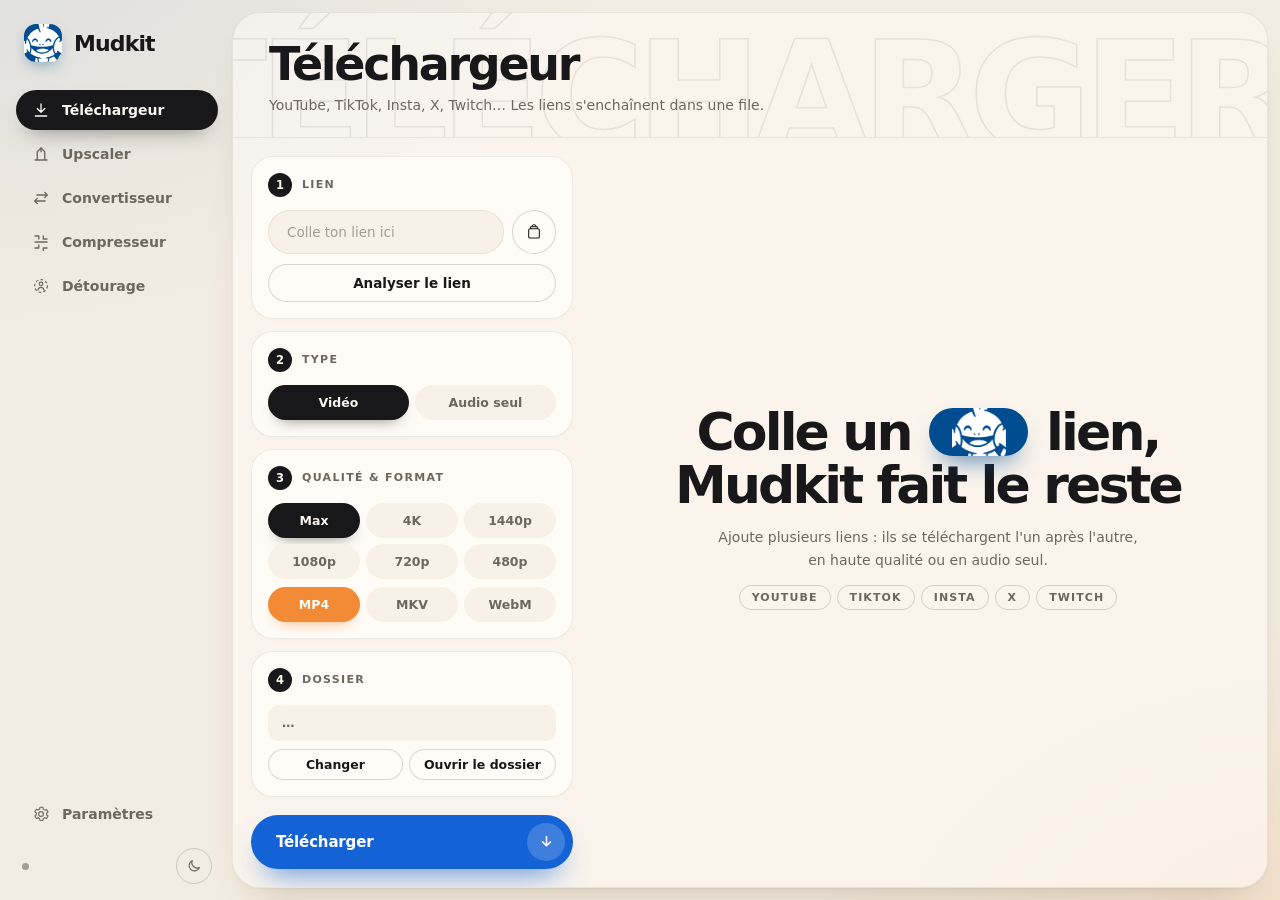
<file: mudkit/ui/index.html>
<!DOCTYPE html>
<html lang="fr">
<head>
<meta charset="utf-8">
<meta name="viewport" content="width=device-width, initial-scale=1">
<title>Mudkit</title>
<!-- theme applique AVANT le premier affichage (sinon flash clair en mode
     sombre) : app.js le garde dans le stockage de la page -->
<script>try { var t = localStorage.getItem("mudkit.theme"); if (t) document.documentElement.dataset.theme = t; } catch (e) {}</script>
<link rel="stylesheet" href="style.css">
</head>
<body>

<div class="app">

  <!-- ===================== rail de navigation ===================== -->
  <aside class="rail">
    <div class="brand">
      <img class="brand-mark" src="brand.png" alt="">
      <span class="brand-name">Mudkit</span>
    </div>

    <nav class="nav">
      <button class="nav-item active" data-page="dl">
        <svg viewBox="0 0 24 24"><path d="M12 4v11m0 0 5-5m-5 5-5-5M4.5 20h15"
          fill="none" stroke="currentColor" stroke-width="1.8"
          stroke-linecap="round" stroke-linejoin="round"/></svg>
        Téléchargeur
      </button>
      <button class="nav-item" data-page="up">
        <svg viewBox="0 0 24 24"><path d="M4 20h16M7 20V9l5-5 5 5v11"
          fill="none" stroke="currentColor" stroke-width="1.8"
          stroke-linecap="round" stroke-linejoin="round"/>
          <path d="M12 4v5" fill="none" stroke="currentColor" stroke-width="1.8"
          stroke-linecap="round"/></svg>
        Upscaler
      </button>
      <button class="nav-item" data-page="cv">
        <svg viewBox="0 0 24 24"><path d="M20 8H6.5M17 4.5 20.5 8 17 11.5M4 16h13.5M7 12.5 3.5 16 7 19.5"
          fill="none" stroke="currentColor" stroke-width="1.8"
          stroke-linecap="round" stroke-linejoin="round"/></svg>
        Convertisseur
      </button>
      <button class="nav-item" data-page="cp">
        <svg viewBox="0 0 24 24"><path d="M9 8V4H4m11 0v4h5M9 16v4H4m11 4v-4h5M4 12h16"
          fill="none" stroke="currentColor" stroke-width="1.8"
          stroke-linecap="round" stroke-linejoin="round"/></svg>
        Compresseur
      </button>
      <button class="nav-item" data-page="bg">
        <svg viewBox="0 0 24 24">
          <circle cx="12" cy="12" r="8.5" fill="none" stroke="currentColor"
            stroke-width="1.6" stroke-dasharray="3.4 3"/>
          <path d="M12 11.5a2.4 2.4 0 1 0 0-4.8 2.4 2.4 0 0 0 0 4.8Zm-4 6c.6-2.4 2-3.6 4-3.6s3.4 1.2 4 3.6"
            fill="none" stroke="currentColor" stroke-width="1.6"
            stroke-linecap="round"/></svg>
        Détourage
      </button>
      <div class="nav-spacer"></div>
      <button class="nav-item" data-page="set">
        <svg viewBox="0 0 24 24"><path d="M12 15.2a3.2 3.2 0 1 0 0-6.4 3.2 3.2 0 0 0 0 6.4Zm7.5-3.2a7.6 7.6 0 0 0-.1-1.2l2-1.5-2-3.4-2.3 1a7.5 7.5 0 0 0-2.1-1.2L14.6 3h-4l-.4 2.5a7.5 7.5 0 0 0-2.1 1.2l-2.3-1-2 3.4 2 1.5a7.6 7.6 0 0 0 0 2.4l-2 1.5 2 3.4 2.3-1a7.5 7.5 0 0 0 2.1 1.2l.4 2.5h4l.4-2.5a7.5 7.5 0 0 0 2.1-1.2l2.3 1 2-3.4-2-1.5c.1-.4.1-.8.1-1.2Z"
          fill="none" stroke="currentColor" stroke-width="1.5"
          stroke-linejoin="round"/></svg>
        Paramètres
      </button>
    </nav>

    <div class="rail-foot">
      <span id="net-dot" class="dot"></span>
      <span id="app-ver"></span>
      <button id="upd-pill" class="upd-pill hidden"
              title="Une nouvelle version de Mudkit est disponible">Mise à jour</button>
      <button id="theme-toggle" class="theme-btn" title="Thème clair / sombre">
        <svg class="ic-sun" viewBox="0 0 24 24"><circle cx="12" cy="12" r="4"
          fill="none" stroke="currentColor" stroke-width="1.8"/>
          <path d="M12 2.5v2.2M12 19.3v2.2M2.5 12h2.2M19.3 12h2.2M5.3 5.3l1.5 1.5M17.2 17.2l1.5 1.5M5.3 18.7l1.5-1.5M17.2 6.8l1.5-1.5"
          fill="none" stroke="currentColor" stroke-width="1.8" stroke-linecap="round"/></svg>
        <svg class="ic-moon" viewBox="0 0 24 24"><path d="M20 14.5A8 8 0 0 1 9.5 4a8 8 0 1 0 10.5 10.5Z"
          fill="none" stroke="currentColor" stroke-width="1.8" stroke-linejoin="round"/></svg>
      </button>
    </div>
  </aside>

  <!-- ===================== pages ===================== -->
  <main class="content">

    <!-- ~~~~~~~~~~~ COMPRESSEUR ~~~~~~~~~~~ -->
    <section id="page-cp" class="page">
      <div class="page-head" data-wm="COMPRESSER">
        <div>
          <h1>Compresseur</h1>
          <p>Fais tenir une vidéo ou une image sous une taille donnée. Parfait pour Discord.</p>
        </div>
      </div>
      <div class="page-body">

        <aside class="controls">
          <div class="step">
            <div class="step-head"><span class="step-num">1</span>
              <span class="step-title">Vidéos &amp; images</span></div>
            <div id="cp-drop" class="dropzone">
              <strong>Dépose vidéos ou images</strong>
              <span>ou clique pour choisir tes fichiers</span>
            </div>
          </div>

          <div class="step">
            <div class="step-head"><span class="step-num">2</span>
              <span class="step-title">Taille cible</span></div>
            <div class="pills two" id="cp-targets">
              <button data-v="10" title="Limite d'envoi de Discord sans Nitro">Discord · 10 Mo</button>
              <button data-v="16" title="Limite d'une vidéo envoyée dans WhatsApp">WhatsApp · 16 Mo</button>
              <button data-v="25" class="on" title="Limite d'une pièce jointe Gmail">E-mail · 25 Mo</button>
              <button data-v="50">50 Mo</button>
            </div>
            <div class="mo-row">
              <input id="cp-custom" type="number" min="0.1" step="0.1"
                     max="4000" placeholder="autre…">
              <span>Mo</span>
            </div>
            <p class="hint">Vidéos : encodage 2 passes, définition réduite si
              la cible est serrée. Images : qualité ajustée automatiquement
              (WebP si transparence, sinon JPEG).</p>
          </div>

          <div class="cta-block">
            <button id="btn-cp" class="btn cta wide"><span>Compresser</span><span class="cta-ico"><svg viewBox="0 0 24 24"><path d="M7 17 17 7M9 7h8v8" fill="none" stroke="currentColor" stroke-width="2.2" stroke-linecap="round" stroke-linejoin="round"/></svg></span></button>
            <button id="btn-cp-cancel" class="btn wide hidden">Annuler</button>
          </div>
        </aside>

        <div class="work">
          <div id="cp-empty" class="placeholder">
            <div class="hero-title">Allège
              <span class="hero-pill"><svg viewBox="0 0 24 24"><path d="M9 8V4H4m11 0v4h5M9 16v4H4m11 4v-4h5M4 12h16"
                fill="none" stroke="currentColor" stroke-width="2.2"
                stroke-linecap="round" stroke-linejoin="round"/></svg></span>
              tes fichiers</div>
            <span class="hero-sub">Choisis une taille cible : Mudkit se débrouille
              pour finir juste en dessous. Ctrl+V colle des fichiers copiés.</span>
            <div class="hero-chips"><span>Discord</span><span>2 passes</span><span>Images</span></div>
          </div>
          <div id="cp-files" class="frows"></div>
          <div id="cp-done" class="done-block hidden">
            <span class="ok-mark">✓</span>
            <div class="done-meta">
              <strong id="cp-done-txt"></strong>
              <span>Les vidéos compressées sont à côté des originales</span>
            </div>
          </div>
        </div>

      </div>
    </section>

    <!-- ~~~~~~~~~~~ DETOURAGE ~~~~~~~~~~~ -->
    <section id="page-bg" class="page">
      <div class="page-head" data-wm="DÉTOURER">
        <div>
          <h1>Détourage</h1>
          <p>Supprime l'arrière-plan par IA, en local. PNG transparent, couleurs des bords corrigées.</p>
        </div>
      </div>
      <div class="page-body">

        <aside class="controls">
          <div class="step">
            <div class="step-head"><span class="step-num">1</span>
              <span class="step-title">Images</span></div>
            <div id="bg-drop" class="dropzone">
              <strong>Dépose tes images</strong>
              <span>ou clique, ou colle avec Ctrl+V</span>
            </div>
            <div id="bg-files" class="fchips"></div>
          </div>

          <div class="step">
            <div class="step-head"><span class="step-num">2</span>
              <span class="step-title">Sujet</span></div>
            <div class="models" id="bg-models">
              <button class="model on" data-v="hair">
                <span class="mname">Personnes &amp; animaux</span>
                <span class="mdesc">cheveux, poils, flou : les bords les plus fins<span class="msize" data-size="930 Mo"></span></span>
              </button>
              <button class="model" data-v="best">
                <span class="mname">Objets &amp; scènes</span>
                <span class="mdesc">produits, voitures, plusieurs objets : contours nets<span class="msize" data-size="930 Mo"></span></span>
              </button>
              <button class="model" data-v="hd">
                <span class="mname">Haute définition</span>
                <span class="mdesc">grandes photos, détails très fins, 4 fois plus lent<span class="msize" data-size="1 Go"></span></span>
              </button>
              <button class="model" data-v="fast">
                <span class="mname">Rapide</span>
                <span class="mdesc">léger, qualité correcte<span class="msize" data-size="180 Mo"></span></span>
              </button>
            </div>
            <label class="check-row">
              <input type="checkbox" id="bg-crop">
              <span class="box"></span>
              Recadrer au sujet
            </label>
            <label class="check-row hidden" id="bg-gpu-row">
              <input type="checkbox" id="bg-gpu">
              <span class="box"></span>
              <span id="bg-gpu-label">Carte graphique</span>
            </label>
          </div>

          <div class="cta-block">
            <button id="btn-bg" class="btn cta wide"><span>Détourer</span><span class="cta-ico"><svg viewBox="0 0 24 24"><path d="M7 17 17 7M9 7h8v8" fill="none" stroke="currentColor" stroke-width="2.2" stroke-linecap="round" stroke-linejoin="round"/></svg></span></button>
            <button id="btn-bg-cancel" class="btn wide hidden">Annuler</button>
          </div>
        </aside>

        <div class="work stagewrap">
          <div id="bg-stage" class="stage">
            <div id="bg-empty" class="placeholder">
              <div class="hero-title">Détoure
                <span class="hero-pill"><svg viewBox="0 0 24 24">
                  <circle cx="12" cy="12" r="8.5" fill="none" stroke="currentColor"
                    stroke-width="2" stroke-dasharray="3.4 3"/>
                  <path d="M12 11.5a2.4 2.4 0 1 0 0-4.8 2.4 2.4 0 0 0 0 4.8Zm-4 6c.6-2.4 2-3.6 4-3.6s3.4 1.2 4 3.6"
                    fill="none" stroke="currentColor" stroke-width="2"
                    stroke-linecap="round"/></svg></span>
                en un clic</div>
              <span class="hero-sub">Le résultat s'affiche ici sur damier (la
                transparence), avec un comparateur avant / après.</span>
              <div class="hero-chips"><span>100 % local</span><span>PNG transparent</span><span>BiRefNet</span></div>
            </div>
            <img id="bg-preview" class="stage-img hidden" alt="">
            <div id="bg-cmp" class="cmp hidden">
              <img id="bg-cmp-after" class="cmp-img" alt="">
              <div class="cmp-before-wrap" id="bg-before-wrap">
                <img id="bg-cmp-before" class="cmp-img" alt="">
              </div>
              <div class="cmp-divider">
                <div class="cmp-handle">
                  <svg viewBox="0 0 24 24"><path d="M9 7 4 12l5 5M15 7l5 5-5 5"
                    fill="none" stroke="currentColor" stroke-width="2"
                    stroke-linecap="round" stroke-linejoin="round"/></svg>
                </div>
              </div>
              <span class="cmp-tag left">Avant</span>
              <span class="cmp-tag right">Après</span>
            </div>
          </div>
          <div id="bg-stagebar" class="stagebar hidden">
            <span id="bg-stage-name"></span>
            <span id="bg-stage-info"></span>
          </div>
        </div>

      </div>
    </section>

    <!-- ~~~~~~~~~~~ PARAMETRES ~~~~~~~~~~~ -->
    <section id="page-set" class="page">
      <div class="page-head" data-wm="RÉGLAGES">
        <div>
          <h1>Paramètres</h1>
          <p>Version, moteurs embarqués et diagnostic.</p>
        </div>
      </div>
      <div class="page-body">
        <div class="home-col">

          <div class="panel">
            <div class="panel-title">Mudkit</div>
            <div class="engine">
              <div class="eng-info">
                <span class="eng-name">Version <span id="upd-cur"></span></span>
                <span class="eng-desc" id="upd-desc">…</span>
              </div>
              <div class="eng-state" id="upd-state"></div>
            </div>
            <div id="upd-notes" class="upd-notes hidden"></div>
          </div>

          <div class="panel">
            <div class="panel-title">Cookies</div>
            <div class="engine">
              <div class="eng-info">
                <span class="eng-name">Sites qui demandent d'être connecté</span>
                <span class="eng-desc">Instagram, vidéos +18, contenus réservés aux membres. Choisis le navigateur où tu es connecté au site : Mudkit y lit les cookies. Firefox est le plus fiable.</span>
              </div>
            </div>
            <div class="pills grid3" id="cookie-browser">
              <button data-v="">Aucun</button>
              <button data-v="firefox">Firefox</button>
              <button data-v="chrome">Chrome</button>
              <button data-v="edge">Edge</button>
              <button data-v="brave">Brave</button>
              <button data-v="opera">Opera</button>
            </div>
            <p class="hint" id="cookie-file-hint"></p>
          </div>

          <div class="panel">
            <div class="panel-title">Moteurs embarqués</div>
            <div class="engine" id="eng-ffmpeg">
              <div class="eng-info">
                <span class="eng-name">ffmpeg</span>
                <span class="eng-desc">fusion &amp; conversion audio/vidéo</span>
              </div>
              <div class="eng-state">…</div>
            </div>
            <div class="engine" id="eng-realesrgan">
              <div class="eng-info">
                <span class="eng-name">Real-ESRGAN</span>
                <span class="eng-desc">moteur d'upscale (GPU / Vulkan)</span>
              </div>
              <div class="eng-state">…</div>
            </div>
            <div class="engine" id="eng-upscayl">
              <div class="eng-info">
                <span class="eng-name">Modèles Upscayl</span>
                <span class="eng-desc">5 modèles d'upscale supplémentaires (~110 Mo)</span>
              </div>
              <div class="eng-state">…</div>
            </div>
            <div class="engine" id="eng-ytdlp">
              <div class="eng-info">
                <span class="eng-name">yt-dlp</span>
                <span class="eng-desc">téléchargement YouTube, mis à jour tout seul chaque jour</span>
              </div>
              <div class="eng-state">…</div>
            </div>
          </div>

          <div class="panel">
            <div class="panel-title">Diagnostic</div>
            <div class="engine">
              <div class="eng-info">
                <span class="eng-name">Rapport d'erreur</span>
                <span class="eng-desc">Un souci ? Copie le rapport et colle-le
                  dans ton message : il contient le journal d'activité.</span>
              </div>
              <div class="eng-state">
                <button id="btn-report" class="btn sm">Copier le rapport</button>
                <button id="btn-logs" class="btn sm">Ouvrir le journal</button>
              </div>
            </div>
          </div>

        </div>
      </div>
    </section>

    <!-- ~~~~~~~~~~~ TELECHARGEUR ~~~~~~~~~~~ -->
    <section id="page-dl" class="page active">
      <div class="page-head" data-wm="TÉLÉCHARGER">
        <div>
          <h1>Téléchargeur</h1>
          <p>YouTube, TikTok, Insta, X, Twitch… Les liens s'enchaînent dans une file.</p>
        </div>
      </div>
      <div class="page-body">

        <aside class="controls">
          <div class="step">
            <div class="step-head"><span class="step-num">1</span>
              <span class="step-title">Lien</span></div>
            <div class="url-row">
              <input id="dl-url" type="text" spellcheck="false"
                     placeholder="Colle ton lien ici">
              <button id="btn-paste" class="btn icon" title="Coller">
                <svg viewBox="0 0 24 24"><path d="M9 4h6m-7 3h8a1.5 1.5 0 0 0 1.5-1.5v0A1.5 1.5 0 0 0 16 4h-1a3 3 0 0 0-6 0H8a1.5 1.5 0 0 0-1.5 1.5v0A1.5 1.5 0 0 0 8 7Zm-2 0H6a2 2 0 0 0-2 2v10a2 2 0 0 0 2 2h12a2 2 0 0 0 2-2V9a2 2 0 0 0-2-2h0"
                  fill="none" stroke="currentColor" stroke-width="1.6"
                  stroke-linecap="round"/></svg>
              </button>
            </div>
            <button id="btn-analyze" class="btn wide">Analyser le lien</button>
            <label id="dl-playlist-row" class="check-row hidden">
              <input type="checkbox" id="dl-playlist">
              <span class="box"></span>
              <span id="dl-playlist-label">Toute la playlist</span>
            </label>
          </div>

          <div class="step">
            <div class="step-head"><span class="step-num">2</span>
              <span class="step-title">Type</span></div>
            <div class="pills two" id="seg-mode">
              <button data-v="video" class="on">Vidéo</button>
              <button data-v="audio">Audio seul</button>
            </div>
          </div>

          <div class="step" id="dl-video-opts">
            <div class="step-head"><span class="step-num">3</span>
              <span class="step-title">Qualité &amp; format</span></div>
            <div class="pills grid3" id="pills-quality">
              <button data-v="max" class="on">Max</button>
              <button data-v="2160">4K</button>
              <button data-v="1440">1440p</button>
              <button data-v="1080">1080p</button>
              <button data-v="720">720p</button>
              <button data-v="480">480p</button>
            </div>
            <div class="pills grid3 alt" id="pills-vformat" style="margin-top:8px">
              <button data-v="mp4" class="on">MP4</button>
              <button data-v="mkv">MKV</button>
              <button data-v="webm">WebM</button>
            </div>
          </div>

          <div class="step hidden" id="dl-audio-opts">
            <div class="step-head"><span class="step-num">3</span>
              <span class="step-title">Format audio</span></div>
            <div class="pills grid3 alt" id="pills-aformat">
              <button data-v="mp3" class="on">MP3</button>
              <button data-v="m4a">M4A</button>
              <button data-v="opus">OPUS</button>
              <button data-v="flac">FLAC</button>
              <button data-v="wav">WAV</button>
            </div>
          </div>

          <div class="step">
            <div class="step-head"><span class="step-num">4</span>
              <span class="step-title">Dossier</span></div>
            <div class="dest-row">
              <span id="dl-dest" class="dest-path">…</span>
              <div class="dest-actions">
                <button id="btn-dest" class="btn sm">Changer</button>
                <button id="btn-dest-open" class="btn sm">Ouvrir le dossier</button>
              </div>
            </div>
          </div>

          <div class="cta-block">
            <button id="btn-dl" class="btn cta wide"><span>Télécharger</span><span class="cta-ico"><svg viewBox="0 0 24 24"><path d="M12 5v13m0 0 5.5-5.5M12 18l-5.5-5.5" fill="none" stroke="currentColor" stroke-width="2.2" stroke-linecap="round" stroke-linejoin="round"/></svg></span></button>
            <button id="btn-dl-cancel" class="btn wide hidden">
              Annuler le téléchargement en cours</button>
          </div>
        </aside>

        <div class="work">
          <div id="dl-empty" class="placeholder">
            <div class="hero-title">Colle un <span class="hero-pill mascot"></span>
              lien, Mudkit fait le reste</div>
            <span class="hero-sub">Ajoute plusieurs liens : ils se téléchargent
              l'un après l'autre, en haute qualité ou en audio seul.</span>
            <div class="hero-chips"><span>YouTube</span><span>TikTok</span><span>Insta</span><span>X</span><span>Twitch</span></div>
          </div>

          <div id="dl-media" class="media-card hidden">
            <img id="dl-thumb" alt="">
            <div id="dl-player" class="dl-player hidden"></div>
            <div class="media-meta">
              <div id="dl-title" class="media-title"></div>
              <div id="dl-channel" class="media-sub"></div>
              <span id="dl-badge" class="tag"></span>
            </div>
            <div id="dl-section" class="media-section hidden">
              <label class="check-row" style="margin-top:0">
                <input type="checkbox" id="dl-sec-on">
                <span class="box"></span>
                Télécharger seulement un passage
              </label>
              <div id="dl-sec-ui" class="sec-ui hidden">
                <div id="dl-sec-len" class="sec-len"></div>
                <div class="sec-help">Écoute l'aperçu, puis pose le début et la fin :
                  poignées sur la barre, boutons Début / Fin (touches I et O), ou tape les temps.
                  P écoute le passage en boucle.</div>
              </div>
            </div>
          </div>

          <div id="dl-queue" class="queue hidden">
            <div class="queue-head">
              <span class="step-title">File d'attente</span>
              <span class="queue-actions">
                <button id="btn-queue-open" class="btn sm">Ouvrir le dossier</button>
                <button id="btn-queue-clear" class="btn sm">Vider les terminés</button>
              </span>
            </div>
            <div id="dl-qitems" class="frows"></div>
          </div>

          <div id="dl-history" class="history hidden">
            <div class="queue-head">
              <span class="step-title">Historique</span>
              <span class="queue-actions">
                <button id="btn-hist-clear" class="btn sm">Tout effacer</button>
              </span>
            </div>
            <div id="dl-hitems" class="frows"></div>
            <button id="btn-hist-more" class="btn sm hist-more hidden">Afficher plus</button>
          </div>
        </div>

      </div>
    </section>

    <!-- ~~~~~~~~~~~ UPSCALER ~~~~~~~~~~~ -->
    <section id="page-up" class="page">
      <div class="page-head" data-wm="UPSCALE">
        <div>
          <h1>Upscaler</h1>
          <p>Agrandissement d'images par IA, en local sur ton GPU.</p>
        </div>
      </div>
      <div class="page-body">

        <aside class="controls">
          <div class="step">
            <div class="step-head"><span class="step-num">1</span>
              <span class="step-title">Images</span></div>
            <div id="up-drop" class="dropzone">
              <strong>Dépose tes images</strong>
              <span>ou clique pour choisir</span>
            </div>
            <div id="up-files" class="fchips"></div>
          </div>

          <div class="step">
            <div class="step-head"><span class="step-num">2</span>
              <span class="step-title">Modèle</span></div>
            <div id="up-pack-install" class="hidden">
              <button id="btn-pack" class="btn wide">
                Installer les modèles Upscayl (~110 Mo)</button>
            </div>
            <div id="up-models" class="models"></div>
          </div>

          <div class="step">
            <div class="step-head"><span class="step-num">3</span>
              <span class="step-title">Échelle &amp; sortie</span></div>
            <div class="pills grid3" id="pills-scale">
              <button data-v="2">x2</button>
              <button data-v="3">x3</button>
              <button data-v="4" class="on">x4</button>
            </div>
            <div class="pills grid3 alt" id="pills-upformat" style="margin-top:8px">
              <button data-v="png" class="on">PNG</button>
              <button data-v="jpg">JPG</button>
              <button data-v="webp">WebP</button>
            </div>
          </div>

          <div class="cta-block">
            <button id="btn-up" class="btn cta wide"><span>Agrandir</span><span class="cta-ico"><svg viewBox="0 0 24 24"><path d="M7 17 17 7M9 7h8v8" fill="none" stroke="currentColor" stroke-width="2.2" stroke-linecap="round" stroke-linejoin="round"/></svg></span></button>
            <button id="btn-up-cancel" class="btn wide hidden">Annuler</button>
          </div>
        </aside>

        <div class="work stagewrap">
          <div id="up-stage" class="stage">
            <div id="up-empty" class="placeholder">
              <div class="hero-title">Agrandis
                <span class="hero-pill"><svg viewBox="0 0 24 24"><path d="M4 20h16M7 20V9l5-5 5 5v11M12 4v5"
                  fill="none" stroke="currentColor" stroke-width="2.2"
                  stroke-linecap="round" stroke-linejoin="round"/></svg></span>
                tes images</div>
              <span class="hero-sub">L'aperçu s'affiche ici, avec un comparateur
                avant / après une fois l'image agrandie.</span>
              <div class="hero-chips"><span>x2 · x3 · x4</span><span>GPU</span><span>Upscayl</span></div>
            </div>
            <img id="up-preview" class="stage-img hidden" alt="">
            <div id="cmp" class="cmp hidden">
              <img id="cmp-after" class="cmp-img" alt="">
              <div class="cmp-before-wrap">
                <img id="cmp-before" class="cmp-img" alt="">
              </div>
              <div class="cmp-divider">
                <div class="cmp-handle">
                  <svg viewBox="0 0 24 24"><path d="M9 7 4 12l5 5M15 7l5 5-5 5"
                    fill="none" stroke="currentColor" stroke-width="2"
                    stroke-linecap="round" stroke-linejoin="round"/></svg>
                </div>
              </div>
              <span class="cmp-tag left">Avant</span>
              <span class="cmp-tag right">Après</span>
            </div>
          </div>
          <div id="up-stagebar" class="stagebar hidden">
            <span id="up-stage-name"></span>
            <span id="up-stage-dims"></span>
          </div>
        </div>

      </div>
    </section>

    <!-- ~~~~~~~~~~~ CONVERTISSEUR ~~~~~~~~~~~ -->
    <section id="page-cv" class="page">
      <div class="page-head" data-wm="CONVERTIR">
        <div>
          <h1>Convertisseur</h1>
          <p>Images, audio et vidéo, en lot.</p>
        </div>
      </div>
      <div class="page-body">

        <aside class="controls">
          <div class="step">
            <div class="step-head"><span class="step-num">1</span>
              <span class="step-title">Fichiers</span></div>
            <div id="cv-drop" class="dropzone">
              <strong>Dépose tes fichiers</strong>
              <span>ou clique. Un seul type à la fois.</span>
            </div>
          </div>

          <div class="step">
            <div class="step-head"><span class="step-num">2</span>
              <span class="step-title">Format de sortie
                <span id="cv-cat" class="tag hidden"></span></span></div>
            <div class="pills grid3" id="cv-targets">
              <span class="pills-empty">ajoute d'abord des fichiers</span>
            </div>
          </div>

          <div class="cta-block">
            <button id="btn-cv" class="btn cta wide"><span>Convertir</span><span class="cta-ico"><svg viewBox="0 0 24 24"><path d="M7 17 17 7M9 7h8v8" fill="none" stroke="currentColor" stroke-width="2.2" stroke-linecap="round" stroke-linejoin="round"/></svg></span></button>
            <button id="btn-cv-cancel" class="btn wide hidden">Annuler</button>
          </div>
        </aside>

        <div class="work">
          <div id="cv-empty" class="placeholder">
            <div class="hero-title">Change
              <span class="hero-pill"><svg viewBox="0 0 24 24"><path d="M20 8H6.5M17 4.5 20.5 8 17 11.5M4 16h13.5M7 12.5 3.5 16 7 19.5"
                fill="none" stroke="currentColor" stroke-width="2.2"
                stroke-linecap="round" stroke-linejoin="round"/></svg></span>
              de format</div>
            <span class="hero-sub">La file de conversion s'affiche ici, avec la
              progression de chaque fichier.</span>
            <div class="hero-chips"><span>Images</span><span>Audio</span><span>Vidéo</span><span>En lot</span></div>
          </div>
          <div id="cv-files" class="frows"></div>
          <div id="cv-done" class="done-block hidden">
            <span class="ok-mark">✓</span>
            <div class="done-meta">
              <strong id="cv-done-txt"></strong>
              <span>Les fichiers convertis sont à côté des originaux</span>
            </div>
          </div>
        </div>

      </div>
    </section>

  </main>
</div>

<div id="toasts"></div>

<script src="player.js"></script>
<script src="app.js"></script>
</body>
</html>
</file>
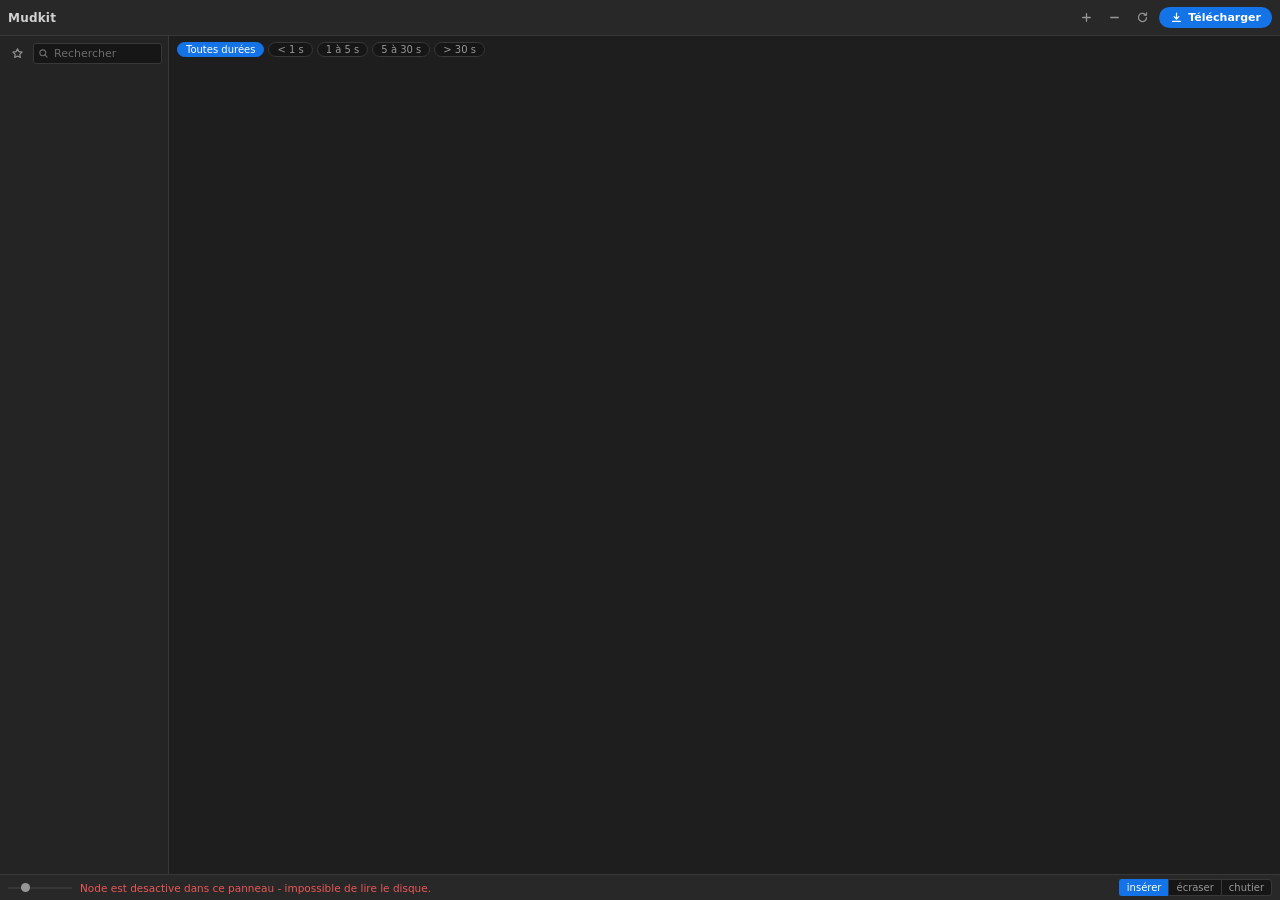
<file: premiere_ext/src/index.html>
<!DOCTYPE html>
<html lang="fr">
<head>
<meta charset="utf-8">
<title>Mudkit</title>
<style>
  /* Palette et typo entierement pilotees par panel.js depuis appSkinInfo :
     toute variable definie ici est une VALEUR DE SECOURS, remplacee au
     demarrage par la vraie couleur/police du theme Premiere. Ne pas ajouter
     de variable ici sans l'ajouter aussi dans setTheme() de panel.js. */
  :root {
    /* Replis indispensables : des noms de fichiers venus de YouTube/TikTok
       contiennent des emoji, du CJK ou de la ponctuation pleine chasse
       (U+FF1A deux-points, U+FF5C barre) qu'Adobe Clean et Segoe UI ne
       couvrent pas -> sinon carre vide sous la vignette. */
    --font:    "Adobe Clean", "Segoe UI", "Segoe UI Symbol", "Segoe UI Emoji",
               "Yu Gothic UI", "Malgun Gothic", "Microsoft YaHei UI",
               system-ui, sans-serif;
    --fs:      11px;
    --bg:      #1E1E1E;   /* fond du panneau           */
    --side:    #242424;   /* colonne de gauche         */
    --panel:   #282828;   /* barres haut / bas         */
    --row-h:   #303030;   /* survol de ligne           */
    --row-s:   #3A3A3A;   /* ligne selectionnee        */
    --line:    #383838;   /* filets                    */
    --input:   #161616;   /* champs, fond de vignette  */
    --text:    #D2D2D2;
    --dim:     #969696;
    --faint:   #6C6C6C;
    --accent:  #1473E6;
    --accent-h:#2B84EE;
    --green:   #3DA35D;
    --red:     #EB5757;
    --star:    #E5A32E;
    --tw: 116px;          /* largeur de vignette, pilotee par le slider */
  }
  * { margin:0; padding:0; box-sizing:border-box; }
  html, body { height:100%; }
  body {
    font-family:var(--font); font-size:var(--fs);
    color:var(--text); background:var(--bg);
    user-select:none; display:flex; flex-direction:column; overflow:hidden;
  }
  input[type=text] { user-select:text; }
  .hidden { display:none !important; }

  /* Toutes les icones sont des SVG inline en currentColor : aucun glyphe
     Unicode, donc plus de carres "tofu" quand la police ne le couvre pas. */
  svg.ic { width:13px; height:13px; display:block; flex:0 0 auto; }

  ::-webkit-scrollbar { width:11px; height:11px; }
  ::-webkit-scrollbar-track { background:transparent; }
  ::-webkit-scrollbar-thumb { background:var(--row-s); border-radius:6px; border:3px solid transparent; background-clip:content-box; }
  ::-webkit-scrollbar-thumb:hover { background:var(--dim); background-clip:content-box; }

  /* ------------------------------ barre titre --------------------------- */
  .titlebar {
    flex:0 0 auto; display:flex; align-items:center; gap:5px;
    padding:6px 8px; background:var(--panel); border-bottom:1px solid var(--line);
  }
  .titlebar .ttl { font-size:12px; font-weight:600; letter-spacing:.2px; }
  .titlebar .sp { flex:1; }

  .pill {
    display:flex; align-items:center; gap:5px;
    font:inherit; font-size:11px; font-weight:600; color:#FFF;
    background:var(--accent); border:0; border-radius:11px;
    padding:4px 11px; cursor:pointer;
  }
  .pill:hover { background:var(--accent-h); }
  /* bouton de mise a jour : vert, n'apparait que s'il y a quelque chose a faire */
  .pill.upd { background:var(--green); white-space:nowrap; }
  .pill.upd:hover { background:var(--green); filter:brightness(1.12); }
  .pill.upd:disabled { cursor:default; filter:none; opacity:.85; }

  .ghost {
    display:flex; align-items:center; justify-content:center;
    width:23px; height:23px; color:var(--dim);
    background:transparent; border:1px solid transparent; border-radius:3px;
    cursor:pointer;
  }
  .ghost:hover { color:var(--text); background:var(--row-h); border-color:var(--line); }
  .ghost.on { color:#FFF; background:var(--accent); border-color:var(--accent); }
  .ghost.star.on { color:var(--star); background:transparent; border-color:var(--line); }

  /* --------------------------------- corps ------------------------------ */
  .main { flex:1 1 auto; min-height:0; display:flex; }

  .side {
    flex:0 0 auto; width:168px; min-width:112px; max-width:60%;
    background:var(--side); display:flex; flex-direction:column; min-height:0;
  }
  .sidetop { flex:0 0 auto; display:flex; gap:4px; padding:6px 6px 7px; align-items:center; }

  .searchwrap { flex:1; min-width:0; position:relative; display:flex; align-items:center; }
  .searchwrap svg.ic { position:absolute; left:5px; color:var(--faint); pointer-events:none; width:11px; height:11px; }
  .search {
    width:100%; font:inherit; color:var(--text);
    background:var(--input); border:1px solid var(--line); border-radius:3px;
    padding:3px 6px 3px 20px; outline:none;
  }
  .search:focus { border-color:var(--accent); }
  .search::placeholder { color:var(--faint); }

  .tree { flex:1 1 auto; min-height:0; overflow:auto; padding-bottom:6px; }

  /* Lignes d'arbre sans filet de separation : c'est ce que fait Premiere
     dans le panneau Projet, seul le survol / la selection marque la ligne. */
  .node {
    display:flex; align-items:center; gap:4px; height:21px;
    padding-right:6px; cursor:pointer; white-space:nowrap;
  }
  .node:hover { background:var(--row-h); }
  .node.sel { background:var(--row-s); }
  .node.root { font-weight:600; }
  .node .tw {
    display:flex; align-items:center; justify-content:center;
    width:13px; height:13px; color:var(--faint);
    transition:transform .12s; flex:0 0 auto;
  }
  .node .tw.open { transform:rotate(90deg); }
  .node .tw.leaf { visibility:hidden; }
  .node .fic { color:var(--dim); display:flex; flex:0 0 auto; }
  .node.sel .fic, .node:hover .fic { color:var(--text); }
  .node .nm { flex:1; min-width:0; overflow:hidden; text-overflow:ellipsis; }
  .node .ct { flex:0 0 auto; font-size:9.5px; color:var(--faint); }
  .node.off { opacity:.5; }             /* dossier introuvable (disque debranche) */

  .split { flex:0 0 auto; width:1px; cursor:col-resize; background:var(--line); position:relative; }
  .split::after { content:""; position:absolute; left:-2px; right:-2px; top:0; bottom:0; }
  .split:hover { background:var(--accent); }

  .content { flex:1 1 auto; min-width:0; display:flex; flex-direction:column; }

  /* -------------------------------- grille ------------------------------ */
  /* Grille virtuelle (library.js) : les tuiles visibles seulement, placees
     en absolu dans .vbox, aussi haute que la grille entiere. Marges et
     ecarts geres en JS (PAD, GAP_X, GAP_Y). */
  #grid { flex:1 1 auto; min-height:0; overflow:auto; position:relative; }
  .vbox { position:relative; }
  .vbox .tile { position:absolute; }

  /* filtre par duree */
  .durbar { flex:0 0 auto; display:flex; flex-wrap:wrap; gap:4px; padding:6px 8px 2px; }
  .durbar button {
    font:inherit; font-size:10px; color:var(--dim); background:var(--input);
    border:1px solid var(--line); border-radius:10px; padding:1px 8px; cursor:pointer;
    white-space:nowrap;
  }
  .durbar button:hover { color:var(--text); }
  .durbar button.on { color:#FFF; background:var(--accent); border-color:var(--accent); }

  .tile { position:relative; cursor:grab; }
  .tile:active { cursor:grabbing; }
  .tile .th {
    position:relative; width:100%; padding-top:56.25%;
    background:var(--input) no-repeat center center; background-size:cover;
    border:1px solid var(--line); border-radius:2px; overflow:hidden;
  }
  .tile:hover .th { border-color:var(--dim); }
  .tile.sel .th { border-color:var(--accent); box-shadow:0 0 0 1px var(--accent); }
  .tile.playing .th { border-color:var(--green); box-shadow:0 0 0 1px var(--green); }
  .tile .glyph {
    position:absolute; left:0; right:0; top:0; bottom:0;
    display:flex; align-items:center; justify-content:center; color:#4E4E4E;
  }
  .tile .glyph svg.ic { width:22px; height:22px; }
  /* pointer-events:none -> le clic traverse jusqu'au visuel, dont on tire la
     position de lecture. Sinon cliquer sur la duree fausserait le calcul. */
  .tile .dur {
    position:absolute; right:3px; bottom:3px; font-size:9px; padding:0 3px;
    border-radius:2px; background:rgba(0,0,0,.78); color:#EEE; pointer-events:none;
  }
  .tile .pos {
    position:absolute; left:0; bottom:0; height:2px;
    background:var(--green); width:0; pointer-events:none;
  }
  .tile .th { cursor:pointer; }
  .tile .add {
    position:absolute; left:3px; top:3px; width:17px; height:17px;
    display:flex; align-items:center; justify-content:center;
    border-radius:2px; background:rgba(0,0,0,.65); color:#FFF;
    opacity:0; transition:opacity .12s;
  }
  .tile .add svg.ic { width:11px; height:11px; }
  .tile:hover .add { opacity:1; }
  .tile .add:hover { background:var(--accent); }

  .meta { display:flex; align-items:center; gap:4px; margin-top:3px; }
  .meta .badge { display:flex; flex:0 0 auto; }
  .meta .badge svg.ic { width:10px; height:10px; }
  .meta .badge.audio { color:#4FB477; }
  .meta .badge.video { color:#5B9BE8; }
  .meta .badge.image { color:#B07BD4; }
  .meta .badge.mogrt { color:#E5A32E; }
  .meta .nm {
    flex:1; min-width:0; font-size:10.5px; color:var(--dim);
    overflow:hidden; text-overflow:ellipsis; white-space:nowrap;
  }
  .tile.sel .meta .nm { color:var(--text); }
  .meta .fav { flex:0 0 auto; display:flex; color:#454545; cursor:pointer; }
  .meta .fav svg.ic { width:11px; height:11px; }
  .meta .fav:hover { color:var(--star); }
  .meta .fav.on { color:var(--star); }

  .empty {
    grid-column:1/-1; padding:30px 16px; text-align:center;
    color:var(--faint); font-size:11px; line-height:1.7;
  }
  .empty b { color:var(--text); }

  /* ------------------------------ barre bas ----------------------------- */
  .statusbar {
    flex:0 0 auto; display:flex; align-items:center; gap:8px;
    padding:4px 8px; border-top:1px solid var(--line); background:var(--panel);
    font-size:10px; color:var(--faint);
  }
  .statusbar input[type=range], .player input[type=range] {
    -webkit-appearance:none; height:12px; background:transparent; cursor:pointer;
  }
  .statusbar input[type=range]::-webkit-slider-runnable-track,
  .player input[type=range]::-webkit-slider-runnable-track {
    height:2px; background:var(--line); border-radius:1px;
  }
  .statusbar input[type=range]::-webkit-slider-thumb,
  .player input[type=range]::-webkit-slider-thumb {
    -webkit-appearance:none; width:9px; height:9px; border-radius:50%;
    background:var(--dim); margin-top:-3.5px;
  }
  .statusbar input[type=range]:hover::-webkit-slider-thumb,
  .player input[type=range]:hover::-webkit-slider-thumb { background:var(--text); }
  #size { width:64px; }
  #vol  { width:64px; flex:0 0 auto; }
  #vol::-webkit-slider-thumb { background:var(--accent); }
  .statusbar .msg {
    flex:1; min-width:0; overflow:hidden; text-overflow:ellipsis; white-space:nowrap;
    font-size:10.5px;
  }
  .statusbar .msg.err { color:var(--red); }
  .statusbar .msg.ok  { color:var(--green); }
  .modes { display:flex; }
  .modes button {
    font:inherit; font-size:10px; color:var(--dim); background:var(--input);
    border:1px solid var(--line); border-right:0; padding:2px 7px; cursor:pointer;
  }
  .modes button:first-child { border-radius:3px 0 0 3px; }
  .modes button:last-child { border-right:1px solid var(--line); border-radius:0 3px 3px 0; }
  .modes button:hover { color:var(--text); }
  .modes button.on { color:#FFF; background:var(--accent); border-color:var(--accent); }

  /* -------------------------------- lecteur ----------------------------- */
  /* Barre de lecture des sons : apparait au premier son lance et survit aux
     changements de dossier / recherche (la musique ne se coupe plus). */
  .player {
    flex:0 0 auto; display:flex; align-items:center; gap:2px;
    padding:4px 8px; border-top:1px solid var(--line); background:var(--panel);
  }
  .player .ghost.play {
    width:26px; height:26px; border-radius:50%; margin:0 1px;
    color:#FFF; background:var(--accent); border-color:var(--accent);
  }
  .player .ghost.play:hover { background:var(--accent-h); border-color:var(--accent-h); }
  .player .ghost.lit { color:var(--accent); }
  .player .pmid { flex:1 1 auto; min-width:50px; display:flex; flex-direction:column; margin:0 6px; }
  .player .ptop { display:flex; gap:6px; font-size:10.5px; line-height:13px; }
  .player .pname { flex:1; min-width:0; overflow:hidden; text-overflow:ellipsis; white-space:nowrap; }
  .player .ptime { flex:0 0 auto; color:var(--faint); font-size:10px; }
  #pseek { width:100%; }
  /* --p = avancement, pilote par library.js : la partie deja jouee est verte */
  #pseek::-webkit-slider-runnable-track {
    background:linear-gradient(to right, var(--green) var(--p, 0%), var(--line) var(--p, 0%));
  }
  #pseek::-webkit-slider-thumb { background:var(--green); }
  @media (max-width:380px) {
    #pprev, #pnext { display:none; }
    #vol { width:40px; }
  }
  .tile.playing.paused .th { border-color:var(--dim); box-shadow:none; }
  /* passage choisi (I / O) et badge « deja dans ce projet » */
  .player .pmarks { flex:0 0 auto; color:var(--star); font-size:10px; cursor:pointer; }
  .player .pmarks:empty { display:none; }
  .tile .mk {
    position:absolute; top:0; bottom:0; pointer-events:none;
    background:rgba(229,163,46,.25); border-left:2px solid var(--star); border-right:2px solid var(--star);
  }
  .tile .ip {
    position:absolute; right:3px; top:3px; width:15px; height:15px; border-radius:50%;
    background:var(--green); color:#FFF; display:none; align-items:center; justify-content:center;
    pointer-events:none;
  }
  .tile .ip svg.ic { width:10px; height:10px; }
  .tile.inproj .ip { display:flex; }

  /* ----------------------------- visionneuse ---------------------------- */
  #viewer {
    position:fixed; left:0; right:0; top:0; bottom:0; background:rgba(0,0,0,.94);
    display:none; flex-direction:column; z-index:20;
  }
  #viewer.on { display:flex; }
  /* Le fond est cliquable pour revenir a la grille : un peu de marge garantit
     une zone de clic meme quand le media remplit presque tout, et le curseur
     l'annonce. Le media lui-meme reprend le curseur normal. */
  #viewer .vbody {
    flex:1; min-height:0; display:flex; align-items:center; justify-content:center;
    padding:16px; cursor:pointer;
  }
  #viewer img { max-width:100%; max-height:100%; cursor:default; }
  /* lecteur video (player.js) : prend toute la place, couleurs du panneau */
  #viewer .vbody.hasplayer { padding:8px 8px 0; align-items:stretch; }
  #viewer .mkp { width:100%; cursor:default; --mkp-accent:var(--accent-h); --mkp-range:rgba(229,163,46,.30);
    --mkp-range-edge:var(--star); --mkp-fs:11px; --mkp-radius:3px; }
  /* apercu du passage dans la fenetre de telechargement (player.js) */
  .cutbox { margin-top:8px; }
  #cutplayer .mkp { --mkp-accent:var(--accent-h); --mkp-range:rgba(229,163,46,.30);
    --mkp-range-edge:var(--star); --mkp-fs:11px; --mkp-radius:3px; }
  .cutmsg { color:var(--dim); font-size:10.5px; margin-top:5px; line-height:1.5; }
  .cutmsg:empty { display:none; }
  #viewer .vinfo { flex:0 0 auto; font-size:10px; color:var(--faint); white-space:nowrap; }
  /* couleur fixe : le fond de la visionneuse est toujours noir (avec
     --dim, le texte etait gris fonce sur noir en theme clair) */
  #viewer .vmsg { color:#B4B4B4; font-size:11px; text-align:center; line-height:1.8; padding:0 18px; }
  #viewer .vbar { flex:0 0 auto; display:flex; gap:5px; align-items:center; padding:6px 8px; background:var(--panel); border-top:1px solid var(--line); }
  #viewer .vname { flex:1; min-width:0; font-size:10.5px; color:var(--dim); white-space:nowrap; overflow:hidden; text-overflow:ellipsis; }

  /* --------------------------- overlay download ------------------------- */
  .overlay {
    position:fixed; left:0; right:0; top:0; bottom:0; background:rgba(0,0,0,.6);
    display:none; align-items:flex-start; justify-content:center; z-index:30; padding:10px;
  }
  .overlay.on { display:flex; }
  .card {
    width:100%; max-width:420px; background:var(--bg); border:1px solid var(--line);
    border-radius:4px; padding:12px; box-shadow:0 14px 46px rgba(0,0,0,.6);
    max-height:100%; overflow:auto;
  }
  .card h2 {
    display:flex; align-items:center; font-size:11px; font-weight:600;
    letter-spacing:.4px; text-transform:uppercase; color:var(--dim);
  }
  .card h2 .x { margin-left:auto; }
  label.t {
    display:block; font-size:9.5px; font-weight:600; letter-spacing:.7px;
    text-transform:uppercase; color:var(--dim); margin:11px 0 4px;
  }
  input#url, .cutrow input {
    width:100%; font:inherit; color:var(--text); background:var(--input);
    border:1px solid var(--line); border-radius:3px; padding:5px 7px; outline:none;
  }
  input#url:focus, .cutrow input:focus { border-color:var(--accent); }
  input#url::placeholder { color:var(--faint); }
  .seg { display:grid; gap:4px; }
  .seg button {
    font:inherit; color:var(--text); background:var(--panel);
    border:1px solid var(--line); border-radius:3px; padding:5px 8px; cursor:pointer;
    text-align:left; overflow:hidden; text-overflow:ellipsis; white-space:nowrap;
  }
  .seg button:hover { background:var(--row-h); }
  .seg button.on { background:var(--accent); border-color:var(--accent); color:#FFF; }
  .check { display:flex; align-items:center; gap:6px; margin-top:11px; cursor:pointer; }
  .check input { accent-color:var(--accent); width:13px; height:13px; }
  .cutrow { display:flex; align-items:center; gap:6px; margin-top:6px; }
  .cutrow input { flex:1; min-width:0; }
  .cutrow .arrow { color:var(--dim); display:flex; }
  .cta {
    width:100%; margin-top:13px; font:inherit; font-size:11.5px; font-weight:600;
    color:#FFF; background:var(--accent); border:0; border-radius:3px;
    padding:7px; cursor:pointer;
  }
  .cta:hover { background:var(--accent-h); }
  .cta:disabled { opacity:.4; cursor:default; }
  .btn {
    width:100%; margin-top:5px; font:inherit; color:var(--text);
    background:var(--panel); border:1px solid var(--line); border-radius:3px;
    padding:6px; cursor:pointer;
  }
  .btn:hover { background:var(--row-h); }
  .bar-pg { height:3px; border-radius:2px; background:var(--input); overflow:hidden; margin-top:11px; }
  .bar-pg i { display:block; height:100%; width:0; background:var(--accent); transition:width .25s; }
  .bar-pg.indet i { width:30% !important; animation:indet 1.1s ease-in-out infinite alternate; }
  @keyframes indet { from { transform:translateX(-40%); } to { transform:translateX(280%); } }
  #status { margin-top:7px; color:var(--dim); font-size:11px; line-height:1.55; word-break:break-word; }
  #status.ok { color:var(--green); }
  #status.err { color:var(--red); }
  .foot { margin-top:11px; font-size:9.5px; color:var(--faint); }
  .foot a { color:var(--dim); }
  .foot a:hover { color:var(--text); }
</style>
</head>
<body>

<div class="titlebar">
  <span class="ttl">Mudkit</span>
  <span class="sp"></span>
  <button id="pick" class="ghost" title="Ajouter un dossier"><svg class="ic" viewBox="0 0 16 16"><path d="M8 3.4v9.2M3.4 8h9.2" fill="none" stroke="currentColor" stroke-width="1.6" stroke-linecap="round"/></svg></button>
  <button id="forget" class="ghost" title="Retirer le dossier sélectionné"><svg class="ic" viewBox="0 0 16 16"><path d="M3.4 8h9.2" fill="none" stroke="currentColor" stroke-width="1.6" stroke-linecap="round"/></svg></button>
  <button id="rescan" class="ghost" title="Rescanner"><svg class="ic" viewBox="0 0 16 16"><path d="M13 8a5 5 0 1 1-1.6-3.7" fill="none" stroke="currentColor" stroke-width="1.5" stroke-linecap="round"/><path d="M12.9 2.3v2.9h-2.9" fill="none" stroke="currentColor" stroke-width="1.5" stroke-linecap="round" stroke-linejoin="round"/></svg></button>
  <button id="updpill" class="pill upd hidden"><svg class="ic" viewBox="0 0 16 16"><path d="M13 8a5 5 0 1 1-1.6-3.7" fill="none" stroke="currentColor" stroke-width="1.5" stroke-linecap="round"/><path d="M12.9 2.3v2.9h-2.9" fill="none" stroke="currentColor" stroke-width="1.5" stroke-linecap="round" stroke-linejoin="round"/></svg><span>Mettre à jour</span></button>
  <button id="dl" class="pill"><svg class="ic" viewBox="0 0 16 16"><path d="M8 2.6v7.2M5.1 7l2.9 2.9L10.9 7M3.2 12.9h9.6" fill="none" stroke="currentColor" stroke-width="1.5" stroke-linecap="round" stroke-linejoin="round"/></svg><span id="dllabel">Télécharger</span></button>
</div>

<div class="main">
  <div class="side" id="side">
    <div class="sidetop">
      <button id="favfilter" class="ghost star" title="Afficher seulement les favoris"><svg class="ic" viewBox="0 0 16 16"><path d="M8 2.2l1.75 3.54 3.91.57-2.83 2.76.67 3.89L8 11.13l-3.5 1.83.67-3.89L2.34 6.31l3.91-.57z" fill="none" stroke="currentColor" stroke-width="1.4" stroke-linejoin="round"/></svg></button>
      <div class="searchwrap">
        <svg class="ic" viewBox="0 0 16 16"><circle cx="7" cy="7" r="4.3" fill="none" stroke="currentColor" stroke-width="1.6"/><path d="M10.2 10.2l3 3" fill="none" stroke="currentColor" stroke-width="1.6" stroke-linecap="round"/></svg>
        <input id="q" class="search" type="text" spellcheck="false" placeholder="Rechercher">
      </div>
    </div>
    <div class="tree" id="tree"></div>
  </div>
  <div class="split" id="split"></div>
  <div class="content">
    <div class="durbar" id="durbar" title="Sons et vidéos selon leur durée (mesurée une fois, puis gardée)">
      <button data-v="" class="on">Toutes durées</button>
      <button data-v="lt1">&lt; 1 s</button>
      <button data-v="s1_5">1 à 5 s</button>
      <button data-v="s5_30">5 à 30 s</button>
      <button data-v="gt30">&gt; 30 s</button>
    </div>
    <div id="grid"></div>
  </div>
</div>

<div class="player hidden" id="player">
  <button class="ghost" id="pprev" title="Son précédent (ou retour au début)"></button>
  <button class="ghost play" id="pplay" title="Lecture (Espace)"></button>
  <button class="ghost" id="pnext" title="Son suivant"></button>
  <div class="pmid">
    <div class="ptop"><span class="pname" id="pname"></span><span class="pmarks" id="pmarks"></span><span class="ptime" id="ptime"></span></div>
    <input id="pseek" type="range" min="0" max="1000" value="0" title="Position (flèches gauche / droite : 5 s)">
  </div>
  <button class="ghost" id="prep"></button>
  <button class="ghost" id="pmute" title="Couper le son"></button>
  <input id="vol" type="range" min="0" max="100" value="70" title="Volume (molette pour ajuster)">
  <button class="ghost" id="pclose" title="Arrêter et fermer le lecteur"><svg class="ic" viewBox="0 0 16 16"><path d="M4 4l8 8M12 4l-8 8" fill="none" stroke="currentColor" stroke-width="1.6" stroke-linecap="round"/></svg></button>
</div>

<div class="statusbar">
  <input id="size" type="range" min="72" max="260" value="116" title="Taille des vignettes">
  <span id="libstatus" class="msg">Ajoute un dossier avec le bouton +</span>
  <div class="modes" id="libact" title="Action du double-clic">
    <button data-v="insert" class="on">insérer</button>
    <button data-v="overwrite">écraser</button>
    <button data-v="bin">chutier</button>
  </div>
</div>

<div id="viewer">
  <div class="vbody" id="vbody"></div>
  <div class="vbar">
    <div class="vname" id="vname"></div>
    <div class="vinfo" id="vinfo"></div>
    <button class="ghost" id="vadd" title="Importer dans Premiere"><svg class="ic" viewBox="0 0 16 16"><path d="M8 3.4v9.2M3.4 8h9.2" fill="none" stroke="currentColor" stroke-width="1.6" stroke-linecap="round"/></svg></button>
    <button class="ghost" id="vclose" title="Fermer"><svg class="ic" viewBox="0 0 16 16"><path d="M4 4l8 8M12 4l-8 8" fill="none" stroke="currentColor" stroke-width="1.6" stroke-linecap="round"/></svg></button>
  </div>
</div>

<div id="dloverlay" class="overlay">
  <div class="card">
    <h2>Télécharger un média
      <button class="ghost x" id="dlclose" title="Fermer" aria-label="Fermer"><svg class="ic" viewBox="0 0 16 16"><path d="M4 4l8 8M12 4l-8 8" fill="none" stroke="currentColor" stroke-width="1.6" stroke-linecap="round"/></svg></button>
    </h2>

    <label class="t">Lien</label>
    <input id="url" type="text" spellcheck="false" placeholder="Colle un lien : YouTube, TikTok…">

    <label class="t">Format</label>
    <div class="seg" id="seg">
      <button data-v="h264" class="on">MP4 · 1080p montage (H.264)</button>
      <button data-v="max">MP4 · qualité max (4K, converti si besoin)</button>
      <button data-v="mp3">MP3 · audio seul</button>
    </div>

    <label class="check">
      <input type="checkbox" id="cut">
      Passage seulement (début → fin)
    </label>
    <div id="cutbox" class="cutbox hidden">
      <div id="cutplayer"></div>
      <div id="cutmsg" class="cutmsg"></div>
    </div>
    <div id="cutrow" class="cutrow hidden">
      <input id="t-in" type="text" spellcheck="false" placeholder="0:00">
      <span class="arrow"><svg class="ic" viewBox="0 0 16 16"><path d="M3 8h10M9.4 4.4L13 8l-3.6 3.6" fill="none" stroke="currentColor" stroke-width="1.5" stroke-linecap="round" stroke-linejoin="round"/></svg></span>
      <input id="t-out" type="text" spellcheck="false" placeholder="1:30">
    </div>

    <label class="check" title="Sous-titres de la vidéo (ou ceux générés par YouTube), ajoutés en piste de légendes">
      <input type="checkbox" id="subs">
      Sous-titres en légendes (si la vidéo en a)
    </label>

    <label class="t">À l'import</label>
    <div class="seg" id="act">
      <button data-v="insert" class="on">Timeline · insérer au curseur</button>
      <button data-v="overwrite">Timeline · écraser au curseur</button>
      <button data-v="bin">Chutier « Mudkit » seulement</button>
    </div>

    <button id="go" class="cta">Télécharger et importer</button>
    <button id="cancel" class="btn hidden">Annuler</button>

    <div class="bar-pg hidden" id="bar"><i></i></div>
    <div id="status"></div>

    <div class="foot">Fichiers dans Vidéos\Mudkit\Premiere · yt-dlp se met à jour tout seul</div>
  </div>
</div>

<script src="player.js"></script>
<script src="panel.js"></script>
<script src="library.js"></script>
</body>
</html>
</file>
<file: mudkit/ui/style.css>
/* ============ Mudkit — « Crème & Gobou » ============
   Direction : editorial moderne. Titres enormes et serres, mot geant en
   contour derriere chaque en-tete, pilules partout, selection en pilule
   « encre », degrade bleu -> orange (les couleurs de Gobou) pour tout ce
   qui avance. Theme clair creme par defaut, sombre en option.
   Polices systeme uniquement (Segoe UI Variable / Segoe UI Black) : rien a
   telecharger, tout marche hors ligne. */

:root {
  /* marque */
  --brand: #004C91;          /* logo */
  --brand-vivid: #1463D6;
  --accent: #F28A36;         /* joues de Gobou */
  --grad: linear-gradient(100deg, #1463D6 0%, #3E8BF0 45%, #F28A36 100%);

  /* clair (defaut) */
  --bg: #F3ECE0;
  --glow-a: rgba(20, 99, 214, .11);
  --glow-b: rgba(242, 138, 54, .16);
  --surface: #FFFCF7;
  --surface-2: #F7F1E7;
  --surface-3: #EEE6D9;
  --line: rgba(28, 25, 20, .08);
  --line-strong: rgba(28, 25, 20, .17);
  --text: #18171A;
  --dim: #6D675E;
  --faint: #A49D92;
  --ink: #18171A;            /* selection : pilule encre */
  --on-ink: #FBF6EE;
  --brand-text: #0F58BF;
  --brand-soft: rgba(15, 88, 191, .09);
  --brand-ring: rgba(15, 88, 191, .22);
  --accent-soft: rgba(242, 138, 54, .16);
  --accent-text: #C8621A;
  --green: #17A865;
  --green-soft: rgba(23, 168, 101, .13);
  --red: #DC4C4C;
  --red-soft: rgba(220, 76, 76, .12);
  --wm: rgba(28, 25, 20, .085);   /* mot geant en contour */
  --check-a: #EFE8DC;
  --check-b: #F8F3EA;
  --shadow: 0 1px 2px rgba(70, 50, 20, .05), 0 22px 44px -26px rgba(70, 50, 20, .32);
  --shadow-lift: 0 2px 4px rgba(70, 50, 20, .06), 0 28px 50px -24px rgba(70, 50, 20, .40);

  --r-xl: 28px;
  --r-lg: 22px;
  --r-md: 16px;
  --r-sm: 11px;
  --font: "Segoe UI Variable Text", "Segoe UI", system-ui, sans-serif;
  --display: "Segoe UI Variable Display", "Segoe UI", system-ui, sans-serif;
}

html[data-theme="dark"] {
  --bg: #0B0E14;
  --glow-a: rgba(20, 99, 214, .20);
  --glow-b: rgba(242, 138, 54, .09);
  --surface: #131922;
  --surface-2: #19202B;
  --surface-3: #222B38;
  --line: rgba(255, 255, 255, .07);
  --line-strong: rgba(255, 255, 255, .15);
  --text: #EFF2F7;
  --dim: #8E98A8;
  --faint: #5C6676;
  --ink: #EFF2F7;
  --on-ink: #0B0E14;
  --brand-text: #6FA9FF;
  --brand-soft: rgba(111, 169, 255, .13);
  --brand-ring: rgba(111, 169, 255, .30);
  --accent-soft: rgba(242, 138, 54, .15);
  --accent-text: #FFA45C;
  --green: #3BD08A;
  --green-soft: rgba(59, 208, 138, .13);
  --red: #F26B6B;
  --red-soft: rgba(242, 107, 107, .14);
  --wm: rgba(255, 255, 255, .06);
  --check-a: #10151D;
  --check-b: #151B25;
  --shadow: 0 1px 2px rgba(0, 0, 0, .45), 0 22px 44px -24px rgba(0, 0, 0, .75);
  --shadow-lift: 0 2px 4px rgba(0, 0, 0, .5), 0 28px 50px -22px rgba(0, 0, 0, .85);
}

* { margin: 0; padding: 0; box-sizing: border-box; }
html, body { height: 100%; }

body {
  font-family: var(--font);
  font-size: 14px;
  color: var(--text);
  background:
    radial-gradient(1100px 680px at -5% -10%, var(--glow-a), transparent 62%),
    radial-gradient(900px 620px at 105% 110%, var(--glow-b), transparent 60%),
    var(--bg);
  overflow: hidden;
  user-select: none;
  -webkit-user-select: none;
  -webkit-font-smoothing: antialiased;
}
input, textarea { user-select: text; -webkit-user-select: text; }

::-webkit-scrollbar { width: 10px; }
::-webkit-scrollbar-track { background: transparent; }
::-webkit-scrollbar-thumb {
  background: var(--line-strong);
  border-radius: 99px;
  border: 3px solid transparent;
  background-clip: content-box;
}

.hidden { display: none !important; }

button:focus-visible, input:focus-visible, .dropzone:focus-visible {
  outline: 2px solid var(--brand-text);
  outline-offset: 2px;
}

/* ---------------- structure ---------------- */

.app { display: flex; height: 100vh; }

.rail {
  width: 232px;
  flex: none;
  display: flex;
  flex-direction: column;
  padding: 22px 14px 16px 16px;
}

.brand { display: flex; align-items: center; gap: 12px; padding: 2px 8px 28px; }
.brand-mark {
  width: 38px;
  height: 38px;
  border-radius: 12px;
  box-shadow: 0 6px 16px -6px rgba(0, 76, 145, .6);
}
.brand-name {
  font-family: var(--display);
  font-size: 22px;
  font-weight: 700;
  letter-spacing: -.04em;
}

.nav { display: flex; flex-direction: column; gap: 4px; flex: 1; }
.nav-spacer { margin-top: auto; }
.nav-item {
  display: flex;
  align-items: center;
  gap: 12px;
  padding: 11px 16px;
  border: none;
  border-radius: 999px;
  background: transparent;
  color: var(--dim);
  font: inherit;
  font-size: 14px;
  font-weight: 600;
  cursor: pointer;
  text-align: left;
  transition: background .18s, color .18s, transform .18s;
}
.nav-item svg { width: 18px; height: 18px; flex: none; }
.nav-item:hover { background: var(--surface-3); color: var(--text); }
.nav-item.active {
  background: var(--ink);
  color: var(--on-ink);
  box-shadow: 0 10px 22px -12px rgba(0, 0, 0, .55);
}

.rail-foot {
  display: flex;
  align-items: center;
  gap: 8px;
  padding: 14px 6px 0;
  color: var(--dim);
  font-size: 12px;
  font-weight: 600;
}
.dot { width: 7px; height: 7px; border-radius: 50%; background: var(--faint); }
.dot.ok { background: var(--green); }
.dot.warn { background: var(--accent); }
.upd-pill {
  border: none;
  border-radius: 999px;
  padding: 4px 10px;
  background: var(--accent);
  color: #FFF;
  font: inherit;
  font-size: 11px;
  font-weight: 700;
  cursor: pointer;
  animation: pulse 2.2s ease-in-out infinite;
}
@keyframes pulse { 50% { box-shadow: 0 0 0 5px var(--accent-soft); } }
.theme-btn {
  margin-left: auto;
  width: 36px;
  height: 36px;
  border-radius: 50%;
  border: 1px solid var(--line-strong);
  background: transparent;
  color: var(--dim);
  display: grid;
  place-items: center;
  cursor: pointer;
  transition: background .15s, color .15s, transform .3s;
}
.theme-btn:hover { background: var(--surface); color: var(--text); transform: rotate(-20deg); }
.theme-btn svg { width: 16px; height: 16px; }
html[data-theme="dark"] .theme-btn .ic-moon { display: none; }
html:not([data-theme="dark"]) .theme-btn .ic-sun { display: none; }

.content {
  flex: 1;
  display: flex;
  flex-direction: column;
  min-width: 0;
  margin: 12px 12px 12px 0;
  background: color-mix(in srgb, var(--surface) 55%, transparent);
  border: 1px solid var(--line);
  border-radius: var(--r-xl);
  overflow: hidden;
  box-shadow: var(--shadow);
}

.page { flex: 1; display: none; flex-direction: column; min-height: 0; }
.page.active { display: flex; animation: pagefade .25s ease; }
@keyframes pagefade { from { opacity: 0; transform: translateY(6px); } }

/* En-tete : titre enorme + mot geant en contour qui deborde (data-wm). */
.page-head {
  flex: none;
  position: relative;
  overflow: hidden;
  display: flex;
  align-items: flex-end;
  padding: 30px 36px 24px;
  border-bottom: 1px solid var(--line);
}
.page-head > div { position: relative; z-index: 1; }
.page-head h1 {
  font-family: var(--display);
  font-size: 46px;
  font-weight: 700;
  letter-spacing: -.05em;
  line-height: .95;
}
.page-head p { font-size: 14px; color: var(--dim); margin-top: 10px; }
.page-head::after {
  content: attr(data-wm);
  position: absolute;
  right: -18px;
  bottom: -34px;
  font-family: "Segoe UI", system-ui, sans-serif;
  font-size: 150px;
  font-weight: 900;
  letter-spacing: -.055em;
  line-height: 1;
  color: transparent;
  -webkit-text-stroke: 1.5px var(--wm);
  white-space: nowrap;
  pointer-events: none;
}

.page-body { flex: 1; display: flex; min-height: 0; }

.controls {
  width: 356px;
  flex: none;
  overflow-y: auto;
  padding: 18px 16px 0 18px;
  display: flex;
  flex-direction: column;
  gap: 12px;
}

/* Zone de travail : colonne centree de largeur constante d'une page a
   l'autre (les scenes plein cadre des pages image font exception). */
.work {
  flex: 1;
  min-width: 0;
  overflow-y: auto;
  padding: 22px 30px 30px;
  display: flex;
  flex-direction: column;
  align-items: center;
  gap: 16px;
}
.work > * { width: 100%; max-width: 780px; }
.work.stagewrap > * { max-width: none; }

/* ---------------- etapes (cartes) ---------------- */

.step {
  background: var(--surface);
  border: 1px solid var(--line);
  border-radius: var(--r-lg);
  padding: 16px;
  box-shadow: 0 1px 2px rgba(0, 0, 0, .03);
}
.step-head { display: flex; align-items: center; gap: 10px; margin-bottom: 13px; }
.step-num {
  width: 24px;
  height: 24px;
  border-radius: 50%;
  background: var(--ink);
  color: var(--on-ink);
  font-size: 11.5px;
  font-weight: 700;
  display: grid;
  place-items: center;
  flex: none;
}
.step-title {
  font-size: 11px;
  font-weight: 700;
  letter-spacing: .12em;
  text-transform: uppercase;
  color: var(--dim);
  display: flex;
  align-items: center;
  gap: 8px;
  white-space: nowrap;
}

/* Bouton d'action : colle a la suite des etapes, et reste visible en bas
   de la colonne quand les etapes depassent (sticky). */
.cta-block {
  position: sticky;
  bottom: 0;
  margin-top: auto;
  display: flex;
  flex-direction: column;
  gap: 8px;
  padding: 14px 0 18px;
  background: linear-gradient(to bottom, transparent,
    color-mix(in srgb, var(--surface) 55%, var(--bg)) 30%);
}

/* ---------------- boutons ---------------- */

.btn {
  display: inline-flex;
  align-items: center;
  justify-content: center;
  gap: 8px;
  font: inherit;
  font-size: 13.5px;
  font-weight: 600;
  color: var(--text);
  background: var(--surface);
  border: 1px solid var(--line-strong);
  border-radius: 999px;
  padding: 10px 18px;
  cursor: pointer;
  transition: background .15s, border-color .15s, transform .15s, box-shadow .15s, color .15s;
}
.btn { white-space: nowrap; }  /* un bouton ne passe jamais a la ligne */
.btn:hover { background: var(--surface-3); border-color: var(--line-strong); }
.btn:disabled { opacity: .45; cursor: default; pointer-events: none; }
.btn svg { width: 16px; height: 16px; flex: none; }

/* CTA : pilule bleue + pastille ronde a droite (comme « I need help ↗ ») */
.btn.cta {
  justify-content: space-between;
  background: var(--brand-vivid);
  border-color: transparent;
  color: #FFF;
  font-size: 15px;
  font-weight: 700;
  letter-spacing: -.01em;
  padding: 7px 7px 7px 24px;
  min-height: 52px;
  box-shadow: 0 16px 30px -14px rgba(20, 99, 214, .8);
}
.btn.cta:hover { background: #0F56C0; transform: translateY(-1px); }
.btn.cta .cta-ico {
  width: 38px;
  height: 38px;
  border-radius: 50%;
  background: rgba(255, 255, 255, .18);
  display: grid;
  place-items: center;
  transition: transform .2s, background .2s;
}
.btn.cta:hover .cta-ico { background: var(--accent); transform: rotate(-10deg) scale(1.05); }
.btn.cta .cta-ico svg { width: 17px; height: 17px; }

.btn.primary { background: var(--brand-vivid); border-color: transparent; color: #FFF; }
.btn.primary:hover { background: #0F56C0; }
.btn.wide { width: 100%; }
.btn.sm { padding: 7px 14px; font-size: 12.5px; }
.btn.icon {
  width: 44px;
  height: 44px;
  padding: 0;
  border-radius: 50%;
  flex: none;
}
.btn.icon-sm { width: 32px; height: 32px; padding: 0; }
.btn.icon-sm svg { width: 15px; height: 15px; }

/* ---------------- champs & options ---------------- */

.url-row { display: flex; gap: 8px; margin-bottom: 10px; }
.url-row input {
  flex: 1;
  min-width: 0;
  font: inherit;
  font-size: 13.5px;
  color: var(--text);
  background: var(--surface-2);
  border: 1px solid var(--line);
  border-radius: 999px;
  padding: 12px 18px;
  outline: none;
  transition: border-color .15s, box-shadow .15s, background .15s;
}
.url-row input::placeholder { color: var(--faint); }
.url-row input:focus {
  background: var(--surface);
  border-color: var(--brand-text);
  box-shadow: 0 0 0 4px var(--brand-ring);
}

/* Pilules : toujours en grille reguliere (jamais de retour a la ligne
   inegal), le nombre de colonnes est fixe par la classe. */
.pills { display: grid; grid-template-columns: repeat(3, 1fr); gap: 6px; }
.pills.two { grid-template-columns: 1fr 1fr; }
.pills.grid3 { grid-template-columns: repeat(3, 1fr); }
.pills.grid4 { grid-template-columns: repeat(4, 1fr); }
.pills button {
  font: inherit;
  font-size: 12.5px;
  font-weight: 600;
  color: var(--dim);
  background: var(--surface-2);
  border: 1px solid transparent;
  border-radius: 999px;
  padding: 9px 6px;
  min-width: 0;
  white-space: nowrap;
  overflow: hidden;
  text-overflow: ellipsis;
  text-align: center;
  cursor: pointer;
  transition: background .15s, color .15s, border-color .15s, transform .15s;
}
.pills button:hover { color: var(--text); border-color: var(--line-strong); }
.pills button.on {
  background: var(--ink);
  color: var(--on-ink);
  box-shadow: 0 8px 16px -10px rgba(0, 0, 0, .6);
}
/* Le format (2e choix d'une meme etape) se selectionne en orange : on ne
   le confond pas avec la qualite / l'echelle juste au-dessus, en noir. */
.pills.alt button.on {
  background: var(--accent);
  color: #FFF;
  box-shadow: 0 8px 16px -10px rgba(242, 138, 54, .9);
}
.pills-empty { color: var(--faint); font-size: 12.5px; padding: 4px 0; grid-column: 1 / -1; }

.check-row {
  display: flex;
  align-items: center;
  gap: 10px;
  margin-top: 12px;
  font-size: 13.5px;
  font-weight: 500;
  cursor: pointer;
}
.check-row input { display: none; }
.check-row .box {
  width: 20px;
  height: 20px;
  border-radius: 7px;
  border: 1.5px solid var(--line-strong);
  background: var(--surface-2);
  position: relative;
  flex: none;
  transition: background .15s, border-color .15s;
}
.check-row input:checked + .box { background: var(--ink); border-color: var(--ink); }
.check-row input:checked + .box::after {
  content: "";
  position: absolute;
  left: 6px;
  top: 2.5px;
  width: 4px;
  height: 9px;
  border: solid var(--on-ink);
  border-width: 0 2px 2px 0;
  transform: rotate(45deg);
}

/* Chemin sur sa propre ligne (pleine largeur), boutons dessous : le chemin
   n'est plus coupe en plein mot. S'il est vraiment trop long, il se replie
   aux separateurs \ plutot que d'etre tronque. */
.dest-row { display: flex; flex-direction: column; gap: 8px; }
.dest-path {
  font-size: 12.5px;
  font-weight: 600;
  color: var(--dim);
  line-height: 1.45;
  overflow-wrap: anywhere;
  background: var(--surface-2);
  border-radius: var(--r-sm);
  padding: 9px 14px;
}
.dest-actions { display: grid; grid-template-columns: 1fr 1fr; gap: 6px; }

.tag {
  display: inline-block;
  padding: 3px 10px;
  border-radius: 999px;
  font-size: 11px;
  font-weight: 700;
  letter-spacing: .02em;
  background: var(--brand-soft);
  color: var(--brand-text);
  text-transform: none;
}
.tag.orange { background: var(--accent-soft); color: var(--accent-text); }

/* ---------------- dropzone ---------------- */

.dropzone {
  display: flex;
  flex-direction: column;
  align-items: center;
  gap: 4px;
  padding: 26px 16px;
  border: 1.5px dashed var(--line-strong);
  border-radius: var(--r-md);
  background: var(--surface-2);
  cursor: pointer;
  text-align: center;
  transition: border-color .15s, background .15s, transform .15s;
}
.dropzone strong { font-size: 14px; font-weight: 700; letter-spacing: -.01em; }
.dropzone span { color: var(--dim); font-size: 12px; }
.dropzone:hover, .dropzone.drag {
  border-color: var(--brand-text);
  background: var(--brand-soft);
}
.dropzone.drag { transform: scale(1.015); }

/* ---------------- chips fichiers ---------------- */

.fchips { display: flex; flex-direction: column; gap: 6px; margin-top: 10px; }
.fchip {
  position: relative;
  display: flex;
  align-items: center;
  gap: 10px;
  padding: 8px 10px;
  border-radius: var(--r-md);
  background: var(--surface-2);
  border: 1px solid transparent;
  cursor: pointer;
  overflow: hidden;
  transition: border-color .15s, box-shadow .15s, background .15s;
}
.fchip:hover { border-color: var(--line-strong); }
.fchip.sel { background: var(--surface); border-color: var(--ink); box-shadow: 0 0 0 1px var(--ink); }
.fchip img {
  width: 36px;
  height: 36px;
  border-radius: 10px;
  object-fit: cover;
  background: var(--surface-3);
  flex: none;
}
.fchip .fmeta { flex: 1; min-width: 0; }
.fchip .fname { font-size: 12.5px; font-weight: 600; }
.fchip .fsub { font-size: 11px; color: var(--dim); margin-top: 1px; }
.fchip .fstate { flex: none; font-size: 12px; font-weight: 600; display: flex; align-items: center; gap: 6px; }
.fchip .fdel, .frow .fdel {
  flex: none;
  width: 28px;
  height: 28px;
  border: none;
  border-radius: 50%;
  background: transparent;
  color: var(--dim);
  font-size: 12px;
  cursor: pointer;
  transition: background .15s, color .15s;
}
.fchip .fdel:hover, .frow .fdel:hover { background: var(--red-soft); color: var(--red); }
.fchip .fprog {
  position: absolute;
  left: 0;
  bottom: 0;
  height: 3px;
  width: 0;
  background: var(--grad);
  transition: width .2s;
}

/* ---------------- modeles ---------------- */

.models { display: flex; flex-direction: column; gap: 7px; }
.model {
  font: inherit;
  text-align: left;
  display: flex;
  flex-direction: column;
  gap: 2px;
  padding: 12px 15px;
  border-radius: var(--r-md);
  background: var(--surface-2);
  border: 1px solid transparent;
  color: var(--text);
  cursor: pointer;
  transition: border-color .15s, background .15s, transform .15s, color .15s;
}
.model:hover { border-color: var(--line-strong); transform: translateY(-1px); }
.model.on {
  background: var(--ink);
  color: var(--on-ink);
  box-shadow: 0 12px 24px -14px rgba(0, 0, 0, .6);
}
.model .mname { font-size: 13.5px; font-weight: 700; display: flex; align-items: center; gap: 8px; }
.model .mdesc { font-size: 12px; color: var(--dim); line-height: 1.4; }
.model.on .mdesc { color: color-mix(in srgb, var(--on-ink) 68%, transparent); }
.model .tag { background: var(--accent-soft); color: var(--accent-text); }
.model.on .tag { background: var(--accent); color: #FFF; }
.model:disabled { opacity: .4; cursor: default; }
.model .msize { opacity: .75; }
.model .msize::before { content: " · " attr(data-size) " à télécharger une fois"; }
.model .msize.ready::before { content: " · prêt"; }
#bg-gpu-row.dim { opacity: .45; }

/* ---------------- zone de travail ---------------- */

/* Accueil vide : grosse typo avec une pilule-image dans la phrase. */
.placeholder {
  flex: 1;
  display: flex;
  flex-direction: column;
  align-items: center;
  justify-content: center;
  gap: 14px;
  color: var(--dim);
  text-align: center;
  padding: 40px 24px;
}
.hero-title {
  font-family: var(--display);
  font-size: 52px;
  font-weight: 700;
  letter-spacing: -.055em;
  line-height: 1.02;
  color: var(--text);
  max-width: 620px;
}
.hero-pill {
  display: inline-block;
  width: 1.9em;
  height: .92em;
  margin: 0 .06em;
  border-radius: 999px;
  vertical-align: -.1em;
  background: var(--grad);
  box-shadow: 0 14px 26px -14px rgba(20, 99, 214, .7);
  position: relative;
  overflow: hidden;
}
.hero-pill svg {
  position: absolute;
  inset: 0;
  margin: auto;
  width: .52em;
  height: .52em;
  color: #FFF;
}
.hero-pill.mascot {  /* le logo entier, fondu dans son propre bleu */
  background: url("brand.png") center / auto 112% no-repeat, var(--brand);
  box-shadow: 0 14px 26px -12px rgba(0, 76, 145, .75);
}
.hero-sub { font-size: 14px; max-width: 420px; line-height: 1.6; }
.hero-chips { display: flex; flex-wrap: wrap; justify-content: center; gap: 6px; }
.hero-chips span {
  padding: 5px 12px;
  border-radius: 999px;
  border: 1px solid var(--line-strong);
  font-size: 11px;
  font-weight: 700;
  letter-spacing: .1em;
  text-transform: uppercase;
  color: var(--dim);
}
.placeholder.compact { flex: none; padding: 18px 24px 8px; gap: 10px; }
.placeholder.compact .hero-title { font-size: 34px; }
.placeholder.compact .hero-chips { display: none; }

.media-card {
  flex-shrink: 0;   /* sinon la colonne l'ecrase et coupe le lecteur */
  background: var(--surface);
  border: 1px solid var(--line);
  border-radius: var(--r-xl);
  overflow: hidden;
  box-shadow: var(--shadow);
}
.media-card > img {
  width: 100%;
  aspect-ratio: 16 / 9;
  object-fit: cover;
  display: block;
  background: var(--surface-3);
}
.media-meta { padding: 18px 22px; }
.media-title {
  font-family: var(--display);
  font-size: 21px;
  font-weight: 700;
  letter-spacing: -.03em;
  line-height: 1.2;
}
.media-sub { font-size: 13px; color: var(--dim); margin: 6px 0 12px; }

.media-section { padding: 14px 22px 18px; border-top: 1px solid var(--line); }
/* apercu du passage (lecteur MkPlayer, cf. player.js) */
.dl-player { --mkp-accent: #F28A36; --mkp-range: rgba(62, 139, 240, .34); --mkp-range-edge: #3E8BF0;
  --mkp-radius: 0; --mkp-fs: 13px; }
.dl-player .mkp { border-radius: 0; }
.dl-player .mkp-stage { max-height: 48vh; }
.sec-ui { margin-top: 10px; }
.sec-len { font-size: 13px; font-weight: 700; color: var(--accent-text); }
.sec-help { font-size: 12px; color: var(--dim); margin-top: 4px; line-height: 1.5; }

.mo-row { display: flex; align-items: center; gap: 8px; margin-top: 8px; }
.mo-row input {
  width: 100px;
  font: inherit;
  font-size: 13px;
  color: var(--text);
  background: var(--surface-2);
  border: 1px solid var(--line);
  border-radius: 999px;
  padding: 8px 14px;
  outline: none;
  transition: border-color .15s, box-shadow .15s;
}
.mo-row input:focus { border-color: var(--brand-text); box-shadow: 0 0 0 4px var(--brand-ring); }
.mo-row span { color: var(--dim); font-size: 13px; }
.hint { margin-top: 10px; font-size: 12px; color: var(--dim); line-height: 1.55; }

.prog-block, .done-block {
  background: var(--surface);
  border: 1px solid var(--line);
  border-radius: var(--r-lg);
  padding: 18px 20px;
  box-shadow: var(--shadow);
}
.prog-head { display: flex; justify-content: space-between; font-size: 13.5px; margin-bottom: 10px; }
.prog-head span:last-child { color: var(--brand-text); font-weight: 700; }

.bar {
  height: 8px;
  border-radius: 999px;
  background: var(--surface-3);
  overflow: hidden;
}
.bar i {
  display: block;
  height: 100%;
  width: 0;
  border-radius: 999px;
  background: var(--grad);
  transition: width .25s ease;
}
.bar.indet i { width: 30% !important; animation: indet 1.1s ease-in-out infinite alternate; }
@keyframes indet { from { transform: translateX(-40%); } to { transform: translateX(280%); } }

.prog-stats { display: flex; gap: 16px; margin-top: 10px; color: var(--dim); font-size: 12.5px; flex-wrap: wrap; }

.done-block { display: flex; align-items: center; gap: 14px; }
.ok-mark {
  width: 38px;
  height: 38px;
  border-radius: 50%;
  display: grid;
  place-items: center;
  background: var(--green);
  color: #FFF;
  font-weight: 800;
  flex: none;
  box-shadow: 0 10px 20px -10px var(--green);
}
.done-meta { flex: 1; min-width: 0; display: flex; flex-direction: column; gap: 2px; }
.done-meta strong { font-size: 15px; white-space: nowrap; overflow: hidden; text-overflow: ellipsis; }
.done-meta span { color: var(--dim); font-size: 12.5px; }

/* lignes fichiers */

.frows { display: flex; flex-direction: column; gap: 8px; }
.frow {
  display: flex;
  align-items: center;
  gap: 12px;
  padding: 12px 14px 12px 12px;
  border-radius: var(--r-lg);
  background: var(--surface);
  border: 1px solid var(--line);
  transition: border-color .15s, transform .15s, box-shadow .15s;
}
.frow:hover { border-color: var(--line-strong); box-shadow: var(--shadow); }
.frow .fico {
  width: 44px;
  height: 44px;
  border-radius: 14px;
  display: grid;
  place-items: center;
  background: var(--ink);
  color: var(--on-ink);
  font-size: 10.5px;
  font-weight: 800;
  letter-spacing: .06em;
  flex: none;
}
.frow .fmain { flex: 1; min-width: 0; }
.frow .fname { font-size: 13.5px; font-weight: 700; }

/* Noms de fichiers et titres : jusqu'a 2 lignes au lieu d'etre coupes net
   sur une seule ; le nom complet s'affiche au survol s'il deborde encore. */
.frow .fname, .fchip .fname {
  display: -webkit-box;
  -webkit-line-clamp: 2;
  -webkit-box-orient: vertical;
  overflow: hidden;
  overflow-wrap: anywhere;
  line-height: 1.3;
}
.frow .fsub { color: var(--dim); font-size: 12px; margin-top: 3px; }
.frow .fbar { height: 6px; margin-top: 9px; }
.frow .fstate { flex: none; display: flex; align-items: center; gap: 8px; font-size: 12.5px; font-weight: 600; }

.st-ok {
  width: 24px;
  height: 24px;
  border-radius: 50%;
  display: inline-grid;
  place-items: center;
  background: var(--green-soft);
  color: var(--green);
  font-weight: 800;
  font-size: 12px;
}
.st-err {
  width: 24px;
  height: 24px;
  border-radius: 50%;
  display: inline-grid;
  place-items: center;
  background: var(--red-soft);
  color: var(--red);
  font-weight: 800;
  font-size: 11px;
}
.st-wait { color: var(--dim); font-size: 12px; }

.spin {
  width: 16px;
  height: 16px;
  border-radius: 50%;
  border: 2px solid var(--line-strong);
  border-top-color: var(--accent);
  animation: spin .8s linear infinite;
  display: inline-block;
}
@keyframes spin { to { transform: rotate(360deg); } }

/* file d'attente & historique */

.queue-head {
  display: flex;
  align-items: center;
  justify-content: space-between;
  flex-wrap: wrap;
  gap: 8px;
  margin-bottom: 12px;
}
.queue-actions { display: flex; gap: 6px; }
.qthumb {
  width: 64px;
  height: 40px;
  border-radius: 12px;
  object-fit: cover;
  background: var(--surface-3);
  flex: none;
}
.history { padding-top: 6px; }
.hrow { cursor: default; }
.hrow.gone .fname { color: var(--dim); text-decoration: line-through; text-decoration-color: var(--faint); }
.hrow.gone .qthumb, .hrow.gone .fico { opacity: .45; filter: grayscale(1); }
.hist-more { align-self: center; margin-top: 10px; }

/* ---------------- scene & comparateur ---------------- */

.stagewrap { padding: 18px 22px 22px; gap: 0; }
.stage {
  flex: 1;
  min-height: 0;
  position: relative;
  border-radius: var(--r-xl);
  border: 1px solid var(--line);
  background: repeating-conic-gradient(var(--check-a) 0% 25%, var(--check-b) 0% 50%) 0 0 / 24px 24px;
  overflow: hidden;
  display: flex;
  box-shadow: var(--shadow);
}
.stage .placeholder { background: var(--surface); }
.stage-img { position: absolute; inset: 0; width: 100%; height: 100%; object-fit: contain; }

.stagebar {
  flex: none;
  display: flex;
  justify-content: space-between;
  gap: 12px;
  padding: 14px 8px 0;
  font-size: 12.5px;
  color: var(--dim);
}
.stagebar span:first-child {
  white-space: nowrap;
  overflow: hidden;
  text-overflow: ellipsis;
  font-weight: 700;
  color: var(--text);
}

.cmp { position: absolute; inset: 0; --x: 50%; cursor: ew-resize; }
.cmp-img { position: absolute; inset: 0; width: 100%; height: 100%; object-fit: contain; pointer-events: none; }
.cmp-before-wrap { position: absolute; inset: 0; clip-path: inset(0 calc(100% - var(--x)) 0 0); }
.cmp-divider {
  position: absolute;
  top: 0;
  bottom: 0;
  left: var(--x);
  width: 2px;
  margin-left: -1px;
  background: #FFF;
  box-shadow: 0 0 12px rgba(0, 0, 0, .35);
}
.cmp-handle {
  position: absolute;
  top: 50%;
  left: 50%;
  transform: translate(-50%, -50%);
  width: 44px;
  height: 44px;
  border-radius: 50%;
  background: var(--brand-vivid);
  border: 3px solid #FFF;
  color: #FFF;
  display: grid;
  place-items: center;
  box-shadow: 0 6px 18px rgba(0, 0, 0, .4);
}
.cmp-handle svg { width: 18px; height: 18px; }
.cmp-tag {
  position: absolute;
  top: 14px;
  padding: 5px 12px;
  border-radius: 999px;
  font-size: 11px;
  font-weight: 700;
  letter-spacing: .1em;
  text-transform: uppercase;
  background: rgba(24, 23, 26, .78);
  color: #FFF;
  pointer-events: none;
  backdrop-filter: blur(6px);
}
.cmp-tag.left { left: 14px; }
.cmp-tag.right { right: 14px; }

/* ---------------- parametres ---------------- */

.home-col {
  flex: 1;
  overflow-y: auto;
  padding: 24px 30px 30px;
  display: flex;
  flex-direction: column;
  align-items: center;
  gap: 16px;
}
.home-col > * { width: 100%; max-width: 780px; }
.panel {
  background: var(--surface);
  border: 1px solid var(--line);
  border-radius: var(--r-xl);
  padding: 20px 22px;
  box-shadow: var(--shadow);
}
.panel-title {
  font-size: 11px;
  font-weight: 700;
  letter-spacing: .12em;
  text-transform: uppercase;
  color: var(--dim);
  margin-bottom: 8px;
}
.engine {
  display: flex;
  align-items: center;
  justify-content: space-between;
  gap: 14px;
  padding: 14px 4px;
  border-top: 1px solid var(--line);
}
.panel-title + .engine { border-top: none; }
.eng-info { display: flex; flex-direction: column; gap: 3px; min-width: 0; }
.eng-name { font-weight: 700; font-size: 14.5px; letter-spacing: -.01em; }
.eng-desc { color: var(--dim); font-size: 12.5px; line-height: 1.45; }
.eng-state { display: flex; align-items: center; gap: 8px; font-size: 13px; font-weight: 600; flex: none; }
#upd-cur { color: var(--dim); font-weight: 600; margin-left: 4px; }
.upd-notes {
  margin: 6px 4px 2px;
  padding: 12px 14px;
  border-radius: var(--r-md);
  background: var(--surface-2);
  color: var(--dim);
  font-size: 12.5px;
  line-height: 1.55;
  white-space: pre-wrap;
  max-height: 180px;
  overflow-y: auto;
  user-select: text;
  -webkit-user-select: text;
}

.chip {
  padding: 5px 12px;
  border-radius: 999px;
  font-size: 12px;
  font-weight: 700;
  background: var(--green-soft);
  color: var(--green);
}
.chip.dim { background: var(--surface-2); color: var(--dim); }

/* ---------------- fenetre etroite ----------------
   Barre laterale en icones seules : la zone de travail garde de quoi
   afficher les titres sans les couper. */

@media (max-width: 1240px) {
  .rail { width: 84px; padding: 22px 12px 16px; align-items: center; }
  .brand { padding: 2px 0 26px; }
  .brand-name { display: none; }
  .nav { align-items: center; }
  .nav-item { font-size: 0; gap: 0; padding: 13px; }
  .nav-item svg { width: 20px; height: 20px; }
  .rail-foot { flex-direction: column; gap: 10px; padding: 14px 0 0; }
  .theme-btn { margin-left: 0; }
  #app-ver { font-size: 11px; }
  .upd-pill { font-size: 0; width: 14px; height: 14px; padding: 0; }
  .controls { width: 330px; }
  .work, .home-col { padding-left: 22px; padding-right: 22px; }
}

/* ---------------- toasts ---------------- */

#toasts {
  position: fixed;
  right: 26px;
  bottom: 26px;
  display: flex;
  flex-direction: column;
  align-items: flex-end;
  gap: 8px;
  z-index: 50;
  max-width: 400px;
}
.toast {
  display: flex;
  align-items: center;
  gap: 12px;
  padding: 12px 14px 12px 16px;
  border-radius: var(--r-md);
  background: var(--ink);
  color: var(--on-ink);
  font-size: 13px;
  font-weight: 500;
  line-height: 1.45;
  box-shadow: var(--shadow-lift);
  animation: toastin .22s cubic-bezier(.2, .9, .3, 1.2);
}
.toast::before {
  content: "";
  width: 8px;
  height: 8px;
  border-radius: 50%;
  flex: none;
  background: var(--brand-text);
}
.toast.ok::before { background: var(--green); }
.toast.err::before { background: var(--red); }
.toast span { flex: 1; }
.toast-act {
  flex: none;
  border: 1px solid color-mix(in srgb, var(--on-ink) 30%, transparent);
  background: transparent;
  color: var(--on-ink);
  font: inherit;
  font-size: 12px;
  font-weight: 700;
  border-radius: 999px;
  padding: 5px 11px;
  cursor: pointer;
  white-space: nowrap;
}
.toast-act:hover { background: color-mix(in srgb, var(--on-ink) 14%, transparent); }
.toast.out { opacity: 0; transform: translateX(16px); transition: all .22s; }
@keyframes toastin { from { opacity: 0; transform: translateY(10px) scale(.97); } to { opacity: 1; transform: none; } }
</file>
